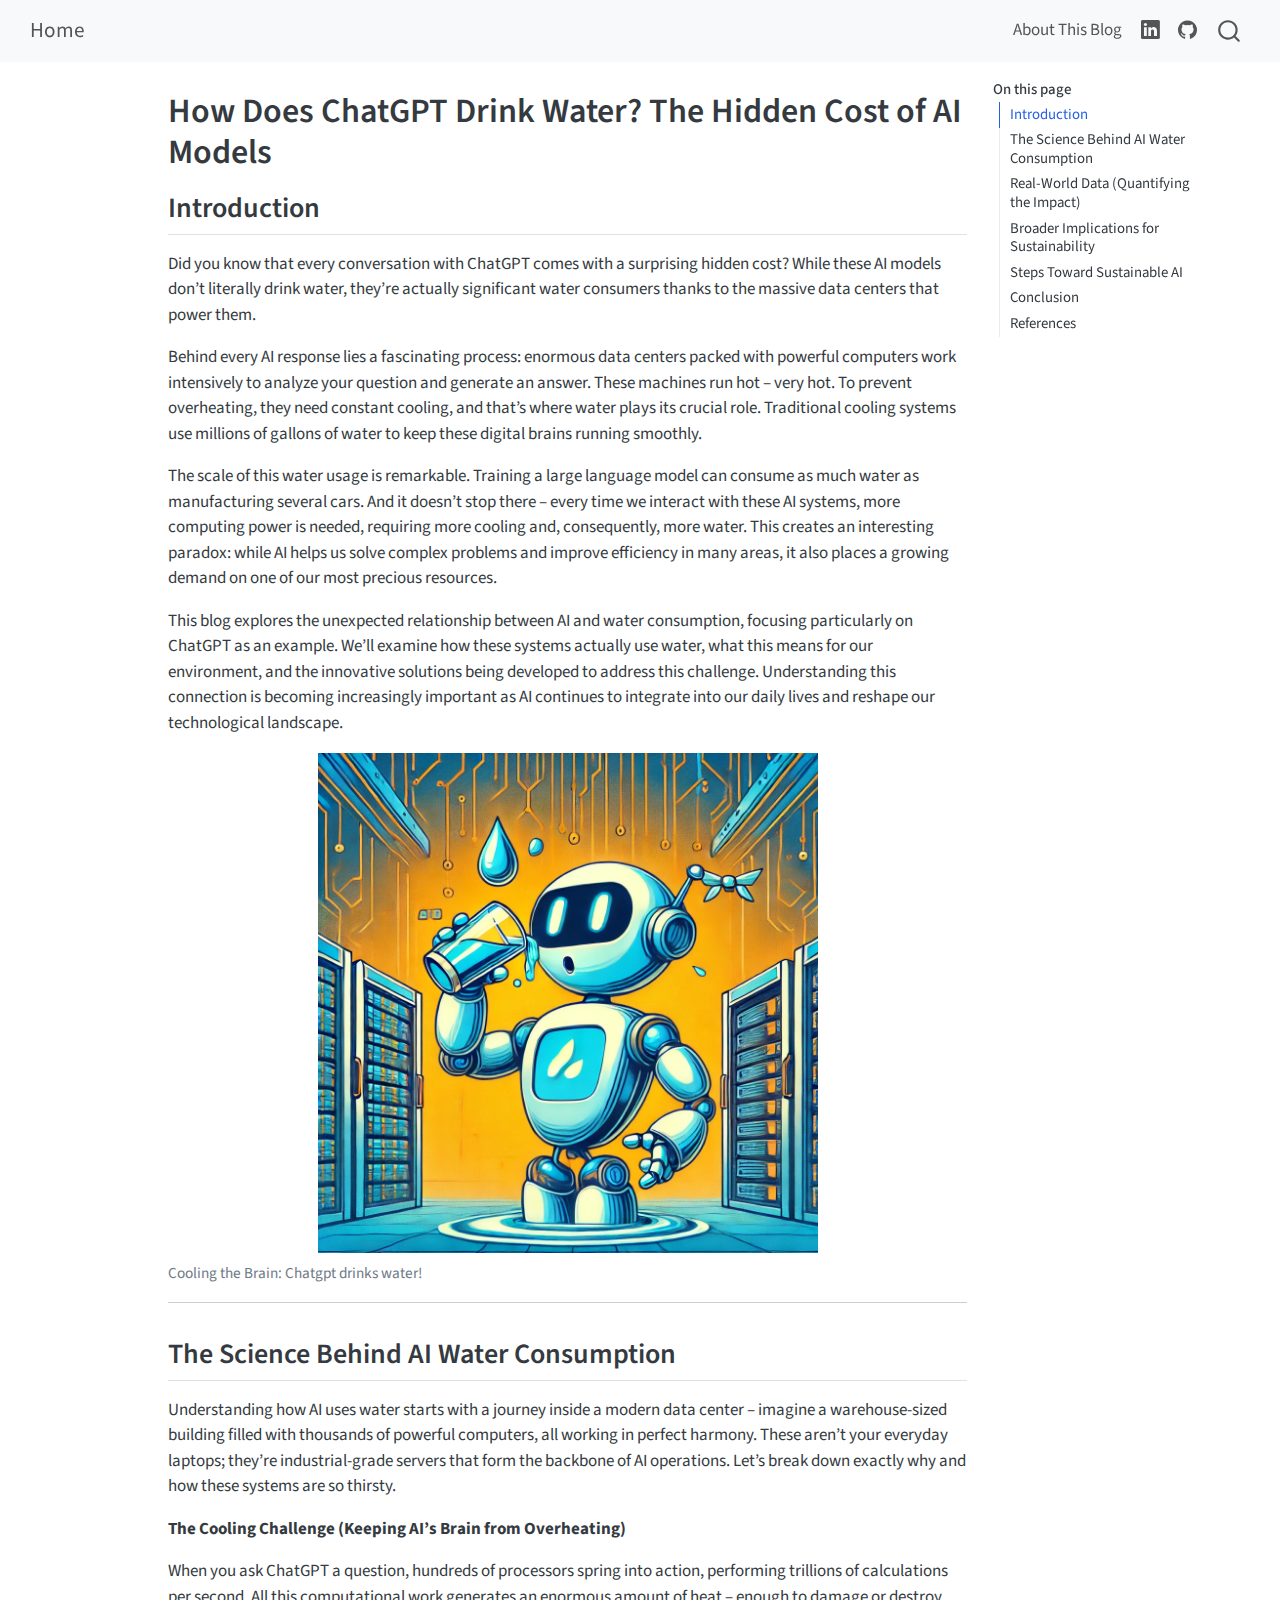
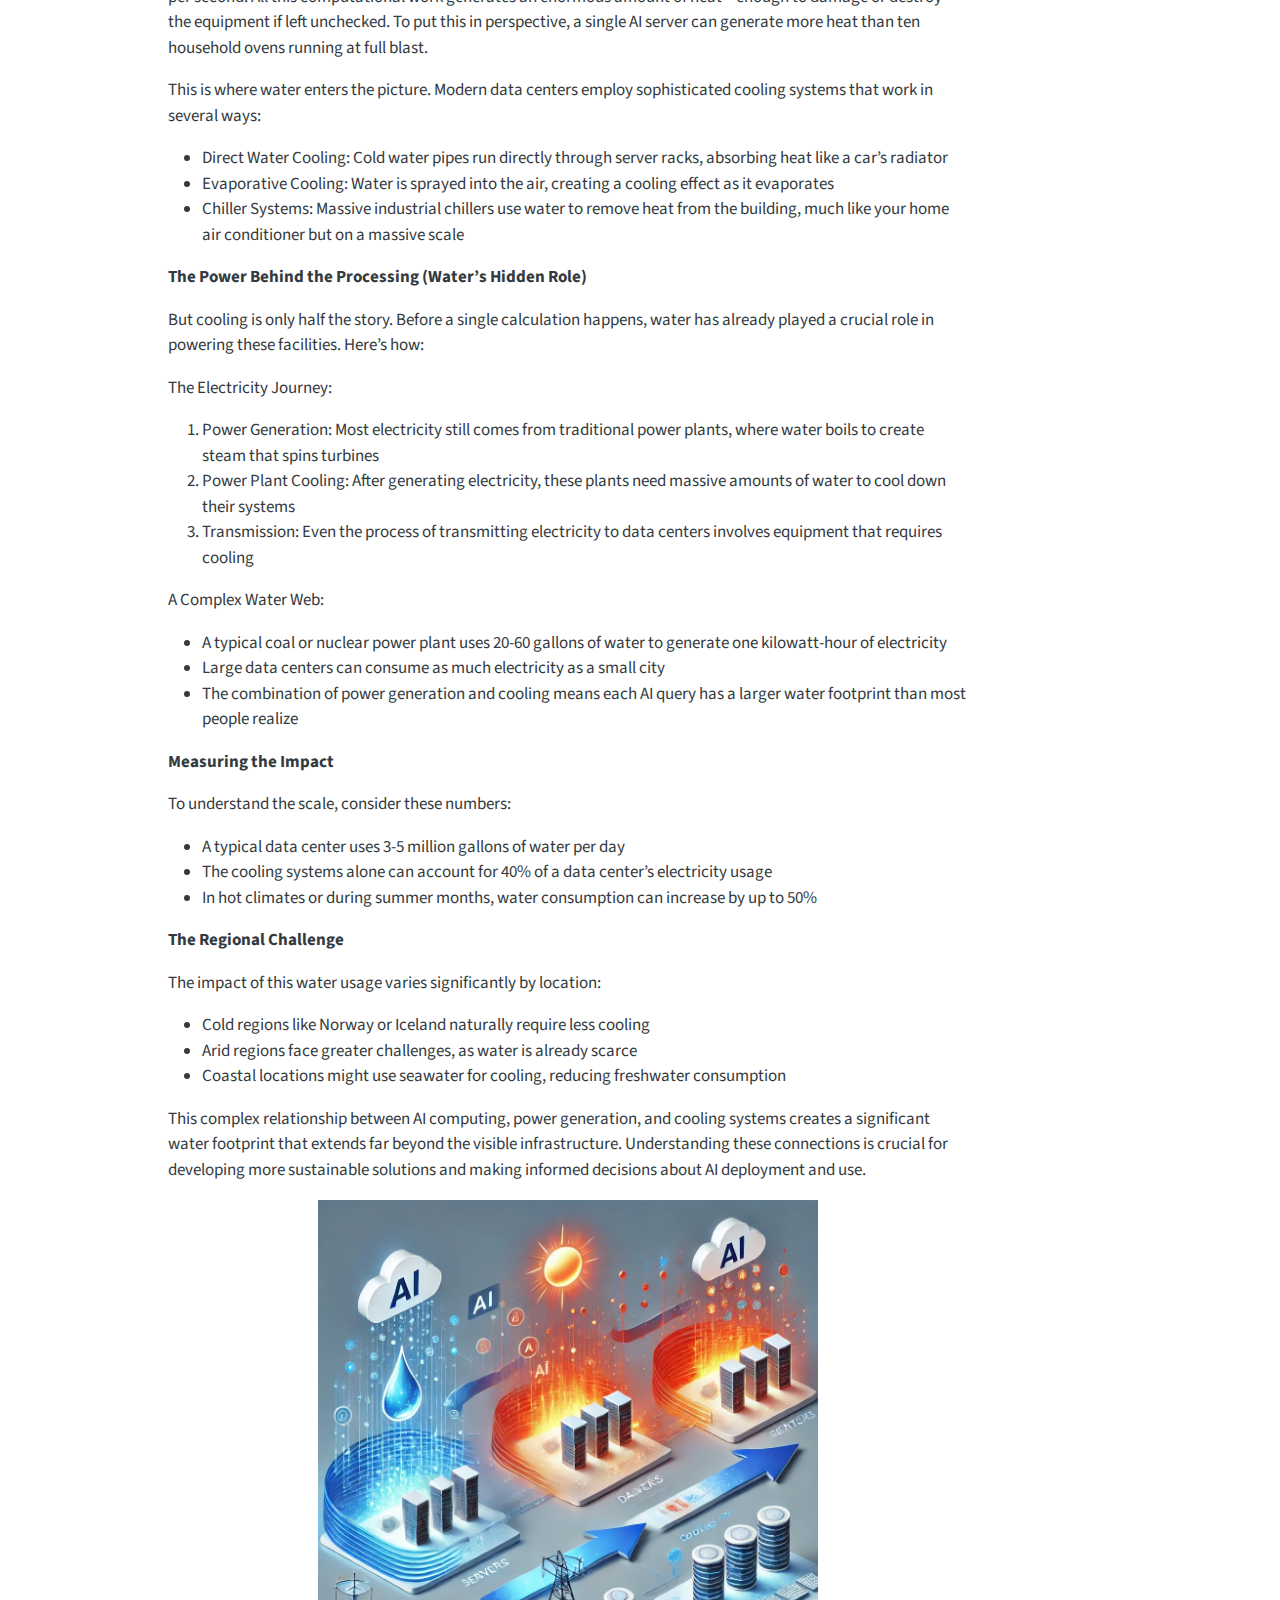
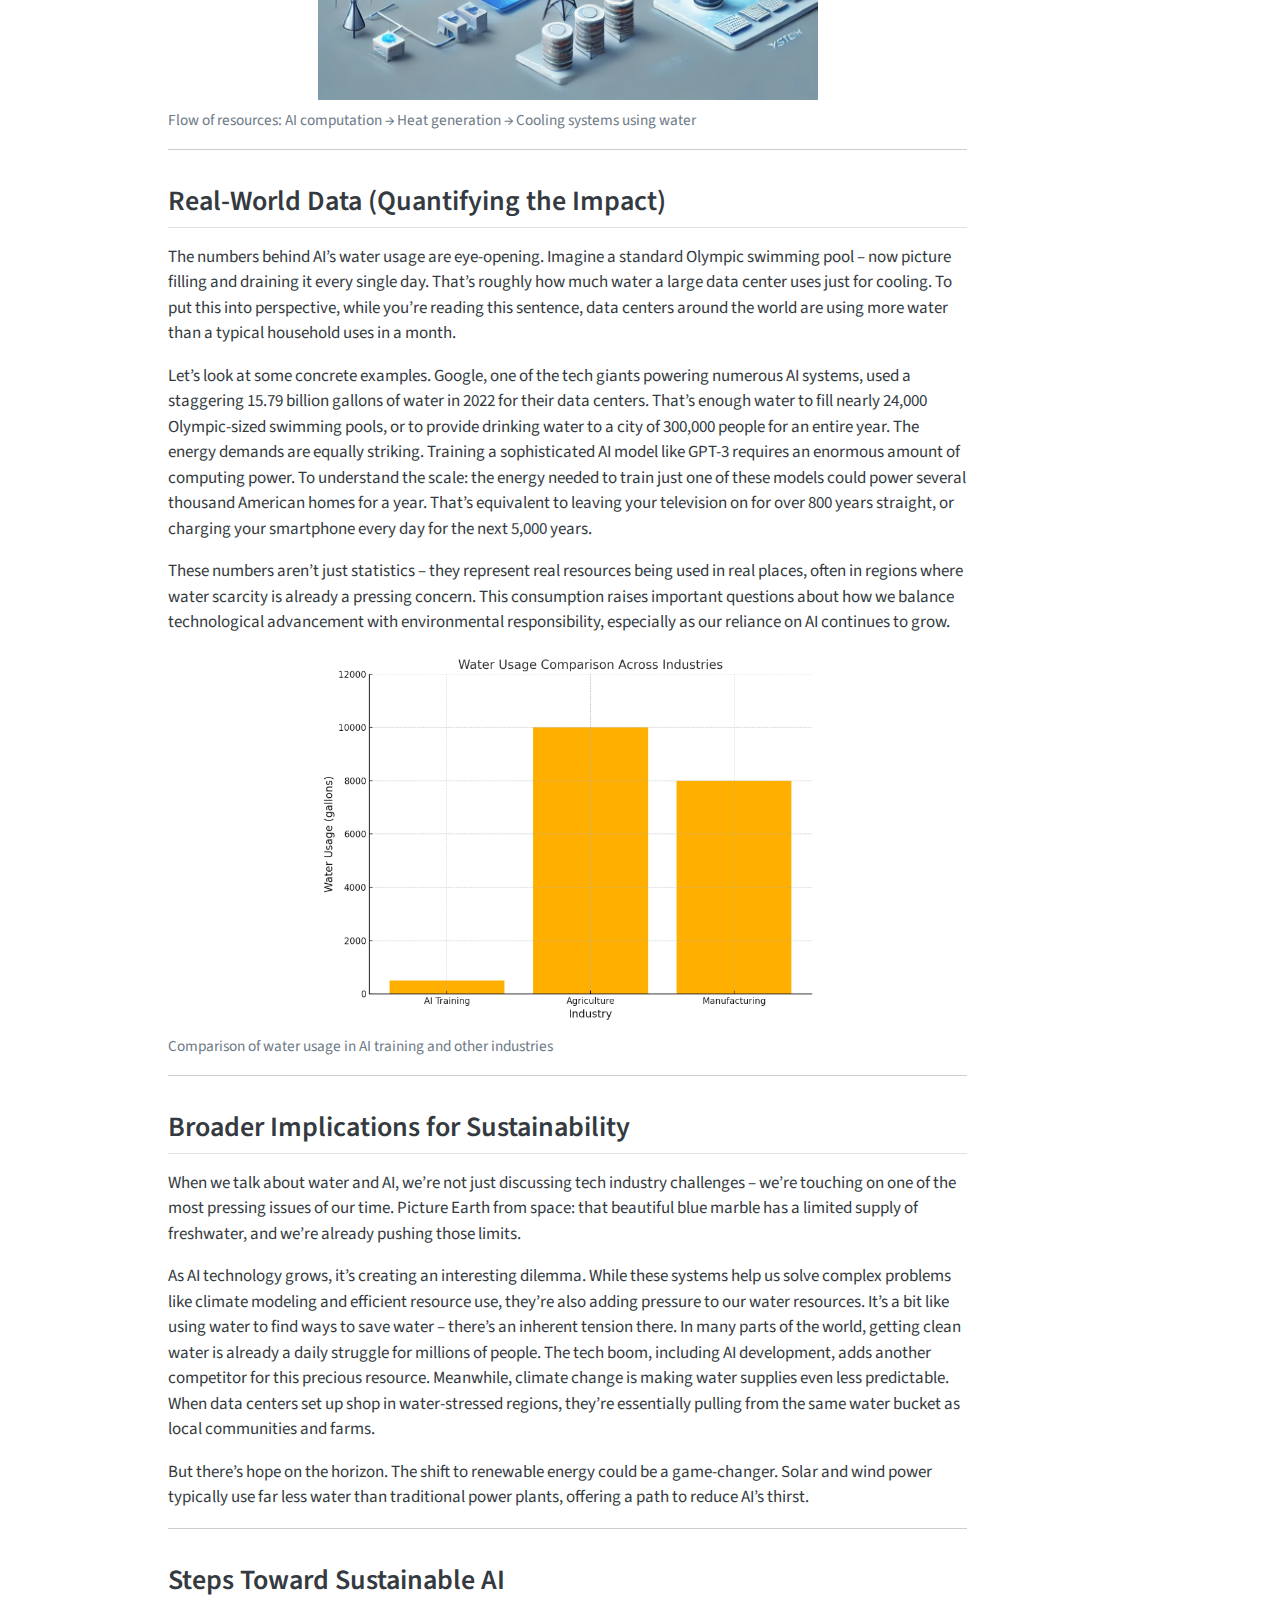
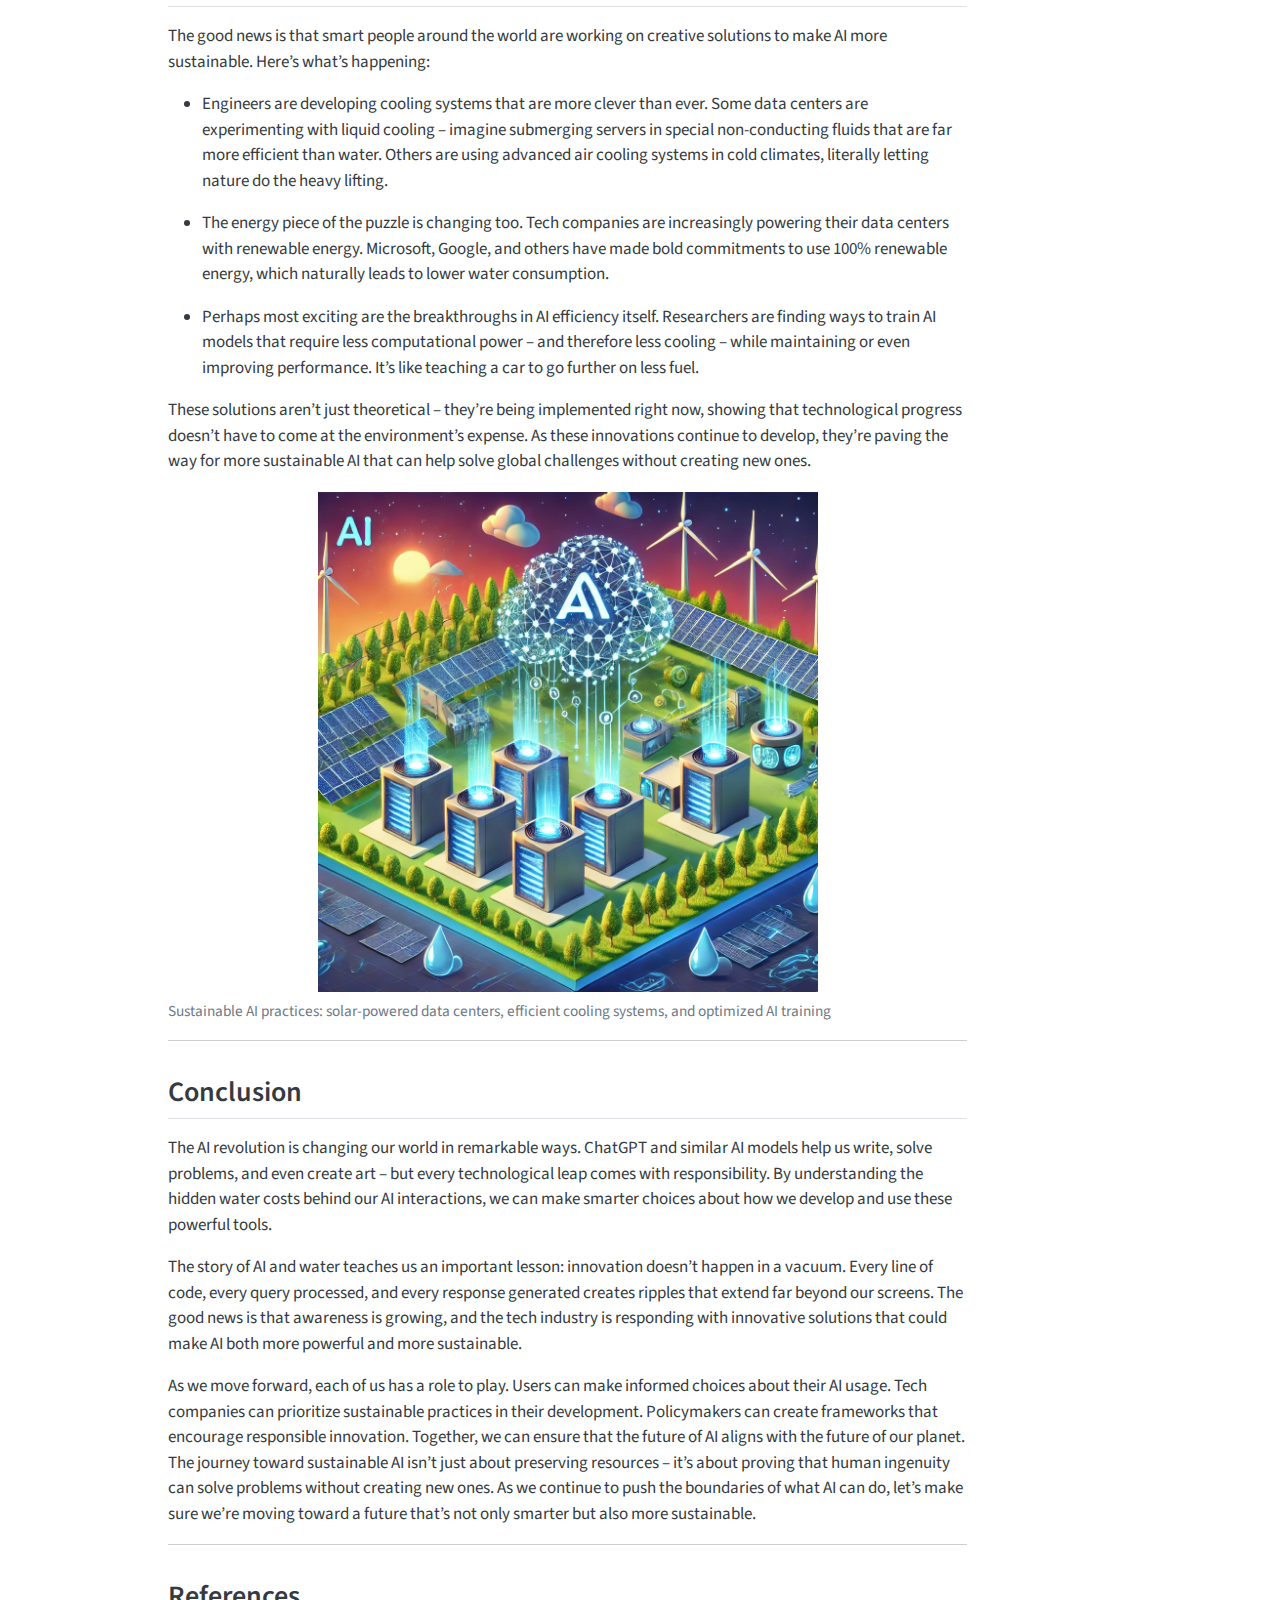
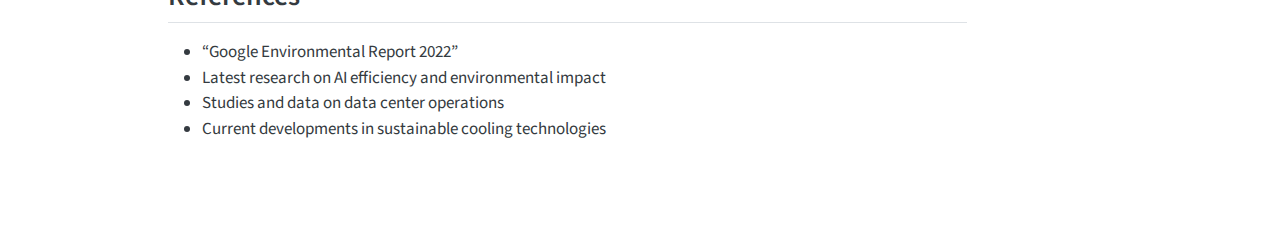
<file: docs/index.html>
<!DOCTYPE html>
<html xmlns="http://www.w3.org/1999/xhtml" lang="en" xml:lang="en"><head>

<meta charset="utf-8">
<meta name="generator" content="quarto-1.5.56">

<meta name="viewport" content="width=device-width, initial-scale=1.0, user-scalable=yes">


<title>How Does ChatGPT Drink Water? The Hidden Cost of AI Models – Home</title>
<style>
code{white-space: pre-wrap;}
span.smallcaps{font-variant: small-caps;}
div.columns{display: flex; gap: min(4vw, 1.5em);}
div.column{flex: auto; overflow-x: auto;}
div.hanging-indent{margin-left: 1.5em; text-indent: -1.5em;}
ul.task-list{list-style: none;}
ul.task-list li input[type="checkbox"] {
  width: 0.8em;
  margin: 0 0.8em 0.2em -1em; /* quarto-specific, see https://github.com/quarto-dev/quarto-cli/issues/4556 */ 
  vertical-align: middle;
}
</style>


<script src="site_libs/quarto-nav/quarto-nav.js"></script>
<script src="site_libs/quarto-nav/headroom.min.js"></script>
<script src="site_libs/clipboard/clipboard.min.js"></script>
<script src="site_libs/quarto-search/autocomplete.umd.js"></script>
<script src="site_libs/quarto-search/fuse.min.js"></script>
<script src="site_libs/quarto-search/quarto-search.js"></script>
<meta name="quarto:offset" content="./">
<script src="site_libs/quarto-html/quarto.js"></script>
<script src="site_libs/quarto-html/popper.min.js"></script>
<script src="site_libs/quarto-html/tippy.umd.min.js"></script>
<script src="site_libs/quarto-html/anchor.min.js"></script>
<link href="site_libs/quarto-html/tippy.css" rel="stylesheet">
<link href="site_libs/quarto-html/quarto-syntax-highlighting.css" rel="stylesheet" id="quarto-text-highlighting-styles">
<script src="site_libs/bootstrap/bootstrap.min.js"></script>
<link href="site_libs/bootstrap/bootstrap-icons.css" rel="stylesheet">
<link href="site_libs/bootstrap/bootstrap.min.css" rel="stylesheet" id="quarto-bootstrap" data-mode="light">
<script id="quarto-search-options" type="application/json">{
  "location": "navbar",
  "copy-button": false,
  "collapse-after": 3,
  "panel-placement": "end",
  "type": "overlay",
  "limit": 50,
  "keyboard-shortcut": [
    "f",
    "/",
    "s"
  ],
  "show-item-context": false,
  "language": {
    "search-no-results-text": "No results",
    "search-matching-documents-text": "matching documents",
    "search-copy-link-title": "Copy link to search",
    "search-hide-matches-text": "Hide additional matches",
    "search-more-match-text": "more match in this document",
    "search-more-matches-text": "more matches in this document",
    "search-clear-button-title": "Clear",
    "search-text-placeholder": "",
    "search-detached-cancel-button-title": "Cancel",
    "search-submit-button-title": "Submit",
    "search-label": "Search"
  }
}</script>


<link rel="stylesheet" href="styles.css">
</head>

<body class="nav-fixed">

<div id="quarto-search-results"></div>
  <header id="quarto-header" class="headroom fixed-top">
    <nav class="navbar navbar-expand-lg " data-bs-theme="dark">
      <div class="navbar-container container-fluid">
      <div class="navbar-brand-container mx-auto">
    <a class="navbar-brand" href="./index.html">
    <span class="navbar-title">Home</span>
    </a>
  </div>
            <div id="quarto-search" class="" title="Search"></div>
          <button class="navbar-toggler" type="button" data-bs-toggle="collapse" data-bs-target="#navbarCollapse" aria-controls="navbarCollapse" role="menu" aria-expanded="false" aria-label="Toggle navigation" onclick="if (window.quartoToggleHeadroom) { window.quartoToggleHeadroom(); }">
  <span class="navbar-toggler-icon"></span>
</button>
          <div class="collapse navbar-collapse" id="navbarCollapse">
            <ul class="navbar-nav navbar-nav-scroll ms-auto">
  <li class="nav-item">
    <a class="nav-link" href="./about.html"> 
<span class="menu-text">About This Blog</span></a>
  </li>  
  <li class="nav-item compact">
    <a class="nav-link" href="https://www.linkedin.com/in/elshaday-tamire-yoseph/"> <i class="bi bi-linkedin" role="img">
</i> 
<span class="menu-text"></span></a>
  </li>  
  <li class="nav-item compact">
    <a class="nav-link" href="https://github.com/Elshaday-Tamire"> <i class="bi bi-github" role="img">
</i> 
<span class="menu-text"></span></a>
  </li>  
</ul>
          </div> <!-- /navcollapse -->
            <div class="quarto-navbar-tools">
</div>
      </div> <!-- /container-fluid -->
    </nav>
</header>
<!-- content -->
<div id="quarto-content" class="quarto-container page-columns page-rows-contents page-layout-article page-navbar">
<!-- sidebar -->
<!-- margin-sidebar -->
    <div id="quarto-margin-sidebar" class="sidebar margin-sidebar">
        <nav id="TOC" role="doc-toc" class="toc-active">
    <h2 id="toc-title">On this page</h2>
   
  <ul>
  <li><a href="#introduction" id="toc-introduction" class="nav-link active" data-scroll-target="#introduction">Introduction</a></li>
  <li><a href="#the-science-behind-ai-water-consumption" id="toc-the-science-behind-ai-water-consumption" class="nav-link" data-scroll-target="#the-science-behind-ai-water-consumption">The Science Behind AI Water Consumption</a></li>
  <li><a href="#real-world-data-quantifying-the-impact" id="toc-real-world-data-quantifying-the-impact" class="nav-link" data-scroll-target="#real-world-data-quantifying-the-impact">Real-World Data (Quantifying the Impact)</a></li>
  <li><a href="#broader-implications-for-sustainability" id="toc-broader-implications-for-sustainability" class="nav-link" data-scroll-target="#broader-implications-for-sustainability">Broader Implications for Sustainability</a></li>
  <li><a href="#steps-toward-sustainable-ai" id="toc-steps-toward-sustainable-ai" class="nav-link" data-scroll-target="#steps-toward-sustainable-ai">Steps Toward Sustainable AI</a></li>
  <li><a href="#conclusion" id="toc-conclusion" class="nav-link" data-scroll-target="#conclusion">Conclusion</a></li>
  <li><a href="#references" id="toc-references" class="nav-link" data-scroll-target="#references">References</a></li>
  </ul>
</nav>
    </div>
<!-- main -->
<main class="content" id="quarto-document-content">

<header id="title-block-header" class="quarto-title-block default">
<div class="quarto-title">
<h1 class="title">How Does ChatGPT Drink Water? The Hidden Cost of AI Models</h1>
</div>



<div class="quarto-title-meta">

    
  
    
  </div>
  


</header>


<section id="introduction" class="level2">
<h2 class="anchored" data-anchor-id="introduction">Introduction</h2>
<p>Did you know that every conversation with ChatGPT comes with a surprising hidden cost? While these AI models don’t literally drink water, they’re actually significant water consumers thanks to the massive data centers that power them.</p>
<p>Behind every AI response lies a fascinating process: enormous data centers packed with powerful computers work intensively to analyze your question and generate an answer. These machines run hot – very hot. To prevent overheating, they need constant cooling, and that’s where water plays its crucial role. Traditional cooling systems use millions of gallons of water to keep these digital brains running smoothly.</p>
<p>The scale of this water usage is remarkable. Training a large language model can consume as much water as manufacturing several cars. And it doesn’t stop there – every time we interact with these AI systems, more computing power is needed, requiring more cooling and, consequently, more water. This creates an interesting paradox: while AI helps us solve complex problems and improve efficiency in many areas, it also places a growing demand on one of our most precious resources.</p>
<p>This blog explores the unexpected relationship between AI and water consumption, focusing particularly on ChatGPT as an example. We’ll examine how these systems actually use water, what this means for our environment, and the innovative solutions being developed to address this challenge. Understanding this connection is becoming increasingly important as AI continues to integrate into our daily lives and reshape our technological landscape.</p>
<div class="quarto-figure quarto-figure-center">
<figure class="figure">
<p><img src="images/image.png" class="img-fluid figure-img" width="500"></p>
<figcaption>Cooling the Brain: Chatgpt drinks water!</figcaption>
</figure>
</div>
<hr>
</section>
<section id="the-science-behind-ai-water-consumption" class="level2">
<h2 class="anchored" data-anchor-id="the-science-behind-ai-water-consumption">The Science Behind AI Water Consumption</h2>
<p>Understanding how AI uses water starts with a journey inside a modern data center – imagine a warehouse-sized building filled with thousands of powerful computers, all working in perfect harmony. These aren’t your everyday laptops; they’re industrial-grade servers that form the backbone of AI operations. Let’s break down exactly why and how these systems are so thirsty.</p>
<p><strong>The Cooling Challenge (Keeping AI’s Brain from Overheating)</strong></p>
<p>When you ask ChatGPT a question, hundreds of processors spring into action, performing trillions of calculations per second. All this computational work generates an enormous amount of heat – enough to damage or destroy the equipment if left unchecked. To put this in perspective, a single AI server can generate more heat than ten household ovens running at full blast.</p>
<p>This is where water enters the picture. Modern data centers employ sophisticated cooling systems that work in several ways:</p>
<ul>
<li>Direct Water Cooling: Cold water pipes run directly through server racks, absorbing heat like a car’s radiator</li>
<li>Evaporative Cooling: Water is sprayed into the air, creating a cooling effect as it evaporates</li>
<li>Chiller Systems: Massive industrial chillers use water to remove heat from the building, much like your home air conditioner but on a massive scale</li>
</ul>
<p><strong>The Power Behind the Processing (Water’s Hidden Role)</strong></p>
<p>But cooling is only half the story. Before a single calculation happens, water has already played a crucial role in powering these facilities. Here’s how:</p>
<p>The Electricity Journey:</p>
<ol type="1">
<li>Power Generation: Most electricity still comes from traditional power plants, where water boils to create steam that spins turbines</li>
<li>Power Plant Cooling: After generating electricity, these plants need massive amounts of water to cool down their systems</li>
<li>Transmission: Even the process of transmitting electricity to data centers involves equipment that requires cooling</li>
</ol>
<p>A Complex Water Web:</p>
<ul>
<li>A typical coal or nuclear power plant uses 20-60 gallons of water to generate one kilowatt-hour of electricity</li>
<li>Large data centers can consume as much electricity as a small city</li>
<li>The combination of power generation and cooling means each AI query has a larger water footprint than most people realize</li>
</ul>
<p><strong>Measuring the Impact</strong></p>
<p>To understand the scale, consider these numbers:</p>
<ul>
<li>A typical data center uses 3-5 million gallons of water per day</li>
<li>The cooling systems alone can account for 40% of a data center’s electricity usage</li>
<li>In hot climates or during summer months, water consumption can increase by up to 50%</li>
</ul>
<p><strong>The Regional Challenge</strong></p>
<p>The impact of this water usage varies significantly by location:</p>
<ul>
<li>Cold regions like Norway or Iceland naturally require less cooling</li>
<li>Arid regions face greater challenges, as water is already scarce</li>
<li>Coastal locations might use seawater for cooling, reducing freshwater consumption</li>
</ul>
<p>This complex relationship between AI computing, power generation, and cooling systems creates a significant water footprint that extends far beyond the visible infrastructure. Understanding these connections is crucial for developing more sustainable solutions and making informed decisions about AI deployment and use.</p>
<div class="quarto-figure quarto-figure-center">
<figure class="figure">
<p><img src="images/image1.png" class="img-fluid figure-img" width="500"></p>
<figcaption>Flow of resources: AI computation → Heat generation → Cooling systems using water</figcaption>
</figure>
</div>
<hr>
</section>
<section id="real-world-data-quantifying-the-impact" class="level2">
<h2 class="anchored" data-anchor-id="real-world-data-quantifying-the-impact">Real-World Data (Quantifying the Impact)</h2>
<p>The numbers behind AI’s water usage are eye-opening. Imagine a standard Olympic swimming pool – now picture filling and draining it every single day. That’s roughly how much water a large data center uses just for cooling. To put this into perspective, while you’re reading this sentence, data centers around the world are using more water than a typical household uses in a month.</p>
<p>Let’s look at some concrete examples. Google, one of the tech giants powering numerous AI systems, used a staggering 15.79 billion gallons of water in 2022 for their data centers. That’s enough water to fill nearly 24,000 Olympic-sized swimming pools, or to provide drinking water to a city of 300,000 people for an entire year. The energy demands are equally striking. Training a sophisticated AI model like GPT-3 requires an enormous amount of computing power. To understand the scale: the energy needed to train just one of these models could power several thousand American homes for a year. That’s equivalent to leaving your television on for over 800 years straight, or charging your smartphone every day for the next 5,000 years.</p>
<p>These numbers aren’t just statistics – they represent real resources being used in real places, often in regions where water scarcity is already a pressing concern. This consumption raises important questions about how we balance technological advancement with environmental responsibility, especially as our reliance on AI continues to grow.</p>
<div class="quarto-figure quarto-figure-center">
<figure class="figure">
<p><img src="images/image2.png" class="img-fluid figure-img" width="500"></p>
<figcaption>Comparison of water usage in AI training and other industries</figcaption>
</figure>
</div>
<hr>
</section>
<section id="broader-implications-for-sustainability" class="level2">
<h2 class="anchored" data-anchor-id="broader-implications-for-sustainability">Broader Implications for Sustainability</h2>
<p>When we talk about water and AI, we’re not just discussing tech industry challenges – we’re touching on one of the most pressing issues of our time. Picture Earth from space: that beautiful blue marble has a limited supply of freshwater, and we’re already pushing those limits.</p>
<p>As AI technology grows, it’s creating an interesting dilemma. While these systems help us solve complex problems like climate modeling and efficient resource use, they’re also adding pressure to our water resources. It’s a bit like using water to find ways to save water – there’s an inherent tension there. In many parts of the world, getting clean water is already a daily struggle for millions of people. The tech boom, including AI development, adds another competitor for this precious resource. Meanwhile, climate change is making water supplies even less predictable. When data centers set up shop in water-stressed regions, they’re essentially pulling from the same water bucket as local communities and farms.</p>
<p>But there’s hope on the horizon. The shift to renewable energy could be a game-changer. Solar and wind power typically use far less water than traditional power plants, offering a path to reduce AI’s thirst.</p>
<hr>
</section>
<section id="steps-toward-sustainable-ai" class="level2">
<h2 class="anchored" data-anchor-id="steps-toward-sustainable-ai">Steps Toward Sustainable AI</h2>
<p>The good news is that smart people around the world are working on creative solutions to make AI more sustainable. Here’s what’s happening:</p>
<ul>
<li><p>Engineers are developing cooling systems that are more clever than ever. Some data centers are experimenting with liquid cooling – imagine submerging servers in special non-conducting fluids that are far more efficient than water. Others are using advanced air cooling systems in cold climates, literally letting nature do the heavy lifting.</p></li>
<li><p>The energy piece of the puzzle is changing too. Tech companies are increasingly powering their data centers with renewable energy. Microsoft, Google, and others have made bold commitments to use 100% renewable energy, which naturally leads to lower water consumption.</p></li>
<li><p>Perhaps most exciting are the breakthroughs in AI efficiency itself. Researchers are finding ways to train AI models that require less computational power – and therefore less cooling – while maintaining or even improving performance. It’s like teaching a car to go further on less fuel.</p></li>
</ul>
<p>These solutions aren’t just theoretical – they’re being implemented right now, showing that technological progress doesn’t have to come at the environment’s expense. As these innovations continue to develop, they’re paving the way for more sustainable AI that can help solve global challenges without creating new ones.</p>
<div class="quarto-figure quarto-figure-center">
<figure class="figure">
<p><img src="images/image3.png" class="img-fluid figure-img" width="500"></p>
<figcaption>Sustainable AI practices: solar-powered data centers, efficient cooling systems, and optimized AI training</figcaption>
</figure>
</div>
<hr>
</section>
<section id="conclusion" class="level2">
<h2 class="anchored" data-anchor-id="conclusion">Conclusion</h2>
<p>The AI revolution is changing our world in remarkable ways. ChatGPT and similar AI models help us write, solve problems, and even create art – but every technological leap comes with responsibility. By understanding the hidden water costs behind our AI interactions, we can make smarter choices about how we develop and use these powerful tools.</p>
<p>The story of AI and water teaches us an important lesson: innovation doesn’t happen in a vacuum. Every line of code, every query processed, and every response generated creates ripples that extend far beyond our screens. The good news is that awareness is growing, and the tech industry is responding with innovative solutions that could make AI both more powerful and more sustainable.</p>
<p>As we move forward, each of us has a role to play. Users can make informed choices about their AI usage. Tech companies can prioritize sustainable practices in their development. Policymakers can create frameworks that encourage responsible innovation. Together, we can ensure that the future of AI aligns with the future of our planet. The journey toward sustainable AI isn’t just about preserving resources – it’s about proving that human ingenuity can solve problems without creating new ones. As we continue to push the boundaries of what AI can do, let’s make sure we’re moving toward a future that’s not only smarter but also more sustainable.</p>
<hr>
</section>
<section id="references" class="level2">
<h2 class="anchored" data-anchor-id="references">References</h2>
<ul>
<li>“Google Environmental Report 2022”<br>
</li>
<li>Latest research on AI efficiency and environmental impact</li>
<li>Studies and data on data center operations</li>
<li>Current developments in sustainable cooling technologies</li>
</ul>


</section>

</main> <!-- /main -->
<script id="quarto-html-after-body" type="application/javascript">
window.document.addEventListener("DOMContentLoaded", function (event) {
  const toggleBodyColorMode = (bsSheetEl) => {
    const mode = bsSheetEl.getAttribute("data-mode");
    const bodyEl = window.document.querySelector("body");
    if (mode === "dark") {
      bodyEl.classList.add("quarto-dark");
      bodyEl.classList.remove("quarto-light");
    } else {
      bodyEl.classList.add("quarto-light");
      bodyEl.classList.remove("quarto-dark");
    }
  }
  const toggleBodyColorPrimary = () => {
    const bsSheetEl = window.document.querySelector("link#quarto-bootstrap");
    if (bsSheetEl) {
      toggleBodyColorMode(bsSheetEl);
    }
  }
  toggleBodyColorPrimary();  
  const icon = "";
  const anchorJS = new window.AnchorJS();
  anchorJS.options = {
    placement: 'right',
    icon: icon
  };
  anchorJS.add('.anchored');
  const isCodeAnnotation = (el) => {
    for (const clz of el.classList) {
      if (clz.startsWith('code-annotation-')) {                     
        return true;
      }
    }
    return false;
  }
  const onCopySuccess = function(e) {
    // button target
    const button = e.trigger;
    // don't keep focus
    button.blur();
    // flash "checked"
    button.classList.add('code-copy-button-checked');
    var currentTitle = button.getAttribute("title");
    button.setAttribute("title", "Copied!");
    let tooltip;
    if (window.bootstrap) {
      button.setAttribute("data-bs-toggle", "tooltip");
      button.setAttribute("data-bs-placement", "left");
      button.setAttribute("data-bs-title", "Copied!");
      tooltip = new bootstrap.Tooltip(button, 
        { trigger: "manual", 
          customClass: "code-copy-button-tooltip",
          offset: [0, -8]});
      tooltip.show();    
    }
    setTimeout(function() {
      if (tooltip) {
        tooltip.hide();
        button.removeAttribute("data-bs-title");
        button.removeAttribute("data-bs-toggle");
        button.removeAttribute("data-bs-placement");
      }
      button.setAttribute("title", currentTitle);
      button.classList.remove('code-copy-button-checked');
    }, 1000);
    // clear code selection
    e.clearSelection();
  }
  const getTextToCopy = function(trigger) {
      const codeEl = trigger.previousElementSibling.cloneNode(true);
      for (const childEl of codeEl.children) {
        if (isCodeAnnotation(childEl)) {
          childEl.remove();
        }
      }
      return codeEl.innerText;
  }
  const clipboard = new window.ClipboardJS('.code-copy-button:not([data-in-quarto-modal])', {
    text: getTextToCopy
  });
  clipboard.on('success', onCopySuccess);
  if (window.document.getElementById('quarto-embedded-source-code-modal')) {
    // For code content inside modals, clipBoardJS needs to be initialized with a container option
    // TODO: Check when it could be a function (https://github.com/zenorocha/clipboard.js/issues/860)
    const clipboardModal = new window.ClipboardJS('.code-copy-button[data-in-quarto-modal]', {
      text: getTextToCopy,
      container: window.document.getElementById('quarto-embedded-source-code-modal')
    });
    clipboardModal.on('success', onCopySuccess);
  }
    var localhostRegex = new RegExp(/^(?:http|https):\/\/localhost\:?[0-9]*\//);
    var mailtoRegex = new RegExp(/^mailto:/);
      var filterRegex = new RegExp('/' + window.location.host + '/');
    var isInternal = (href) => {
        return filterRegex.test(href) || localhostRegex.test(href) || mailtoRegex.test(href);
    }
    // Inspect non-navigation links and adorn them if external
 	var links = window.document.querySelectorAll('a[href]:not(.nav-link):not(.navbar-brand):not(.toc-action):not(.sidebar-link):not(.sidebar-item-toggle):not(.pagination-link):not(.no-external):not([aria-hidden]):not(.dropdown-item):not(.quarto-navigation-tool):not(.about-link)');
    for (var i=0; i<links.length; i++) {
      const link = links[i];
      if (!isInternal(link.href)) {
        // undo the damage that might have been done by quarto-nav.js in the case of
        // links that we want to consider external
        if (link.dataset.originalHref !== undefined) {
          link.href = link.dataset.originalHref;
        }
      }
    }
  function tippyHover(el, contentFn, onTriggerFn, onUntriggerFn) {
    const config = {
      allowHTML: true,
      maxWidth: 500,
      delay: 100,
      arrow: false,
      appendTo: function(el) {
          return el.parentElement;
      },
      interactive: true,
      interactiveBorder: 10,
      theme: 'quarto',
      placement: 'bottom-start',
    };
    if (contentFn) {
      config.content = contentFn;
    }
    if (onTriggerFn) {
      config.onTrigger = onTriggerFn;
    }
    if (onUntriggerFn) {
      config.onUntrigger = onUntriggerFn;
    }
    window.tippy(el, config); 
  }
  const noterefs = window.document.querySelectorAll('a[role="doc-noteref"]');
  for (var i=0; i<noterefs.length; i++) {
    const ref = noterefs[i];
    tippyHover(ref, function() {
      // use id or data attribute instead here
      let href = ref.getAttribute('data-footnote-href') || ref.getAttribute('href');
      try { href = new URL(href).hash; } catch {}
      const id = href.replace(/^#\/?/, "");
      const note = window.document.getElementById(id);
      if (note) {
        return note.innerHTML;
      } else {
        return "";
      }
    });
  }
  const xrefs = window.document.querySelectorAll('a.quarto-xref');
  const processXRef = (id, note) => {
    // Strip column container classes
    const stripColumnClz = (el) => {
      el.classList.remove("page-full", "page-columns");
      if (el.children) {
        for (const child of el.children) {
          stripColumnClz(child);
        }
      }
    }
    stripColumnClz(note)
    if (id === null || id.startsWith('sec-')) {
      // Special case sections, only their first couple elements
      const container = document.createElement("div");
      if (note.children && note.children.length > 2) {
        container.appendChild(note.children[0].cloneNode(true));
        for (let i = 1; i < note.children.length; i++) {
          const child = note.children[i];
          if (child.tagName === "P" && child.innerText === "") {
            continue;
          } else {
            container.appendChild(child.cloneNode(true));
            break;
          }
        }
        if (window.Quarto?.typesetMath) {
          window.Quarto.typesetMath(container);
        }
        return container.innerHTML
      } else {
        if (window.Quarto?.typesetMath) {
          window.Quarto.typesetMath(note);
        }
        return note.innerHTML;
      }
    } else {
      // Remove any anchor links if they are present
      const anchorLink = note.querySelector('a.anchorjs-link');
      if (anchorLink) {
        anchorLink.remove();
      }
      if (window.Quarto?.typesetMath) {
        window.Quarto.typesetMath(note);
      }
      // TODO in 1.5, we should make sure this works without a callout special case
      if (note.classList.contains("callout")) {
        return note.outerHTML;
      } else {
        return note.innerHTML;
      }
    }
  }
  for (var i=0; i<xrefs.length; i++) {
    const xref = xrefs[i];
    tippyHover(xref, undefined, function(instance) {
      instance.disable();
      let url = xref.getAttribute('href');
      let hash = undefined; 
      if (url.startsWith('#')) {
        hash = url;
      } else {
        try { hash = new URL(url).hash; } catch {}
      }
      if (hash) {
        const id = hash.replace(/^#\/?/, "");
        const note = window.document.getElementById(id);
        if (note !== null) {
          try {
            const html = processXRef(id, note.cloneNode(true));
            instance.setContent(html);
          } finally {
            instance.enable();
            instance.show();
          }
        } else {
          // See if we can fetch this
          fetch(url.split('#')[0])
          .then(res => res.text())
          .then(html => {
            const parser = new DOMParser();
            const htmlDoc = parser.parseFromString(html, "text/html");
            const note = htmlDoc.getElementById(id);
            if (note !== null) {
              const html = processXRef(id, note);
              instance.setContent(html);
            } 
          }).finally(() => {
            instance.enable();
            instance.show();
          });
        }
      } else {
        // See if we can fetch a full url (with no hash to target)
        // This is a special case and we should probably do some content thinning / targeting
        fetch(url)
        .then(res => res.text())
        .then(html => {
          const parser = new DOMParser();
          const htmlDoc = parser.parseFromString(html, "text/html");
          const note = htmlDoc.querySelector('main.content');
          if (note !== null) {
            // This should only happen for chapter cross references
            // (since there is no id in the URL)
            // remove the first header
            if (note.children.length > 0 && note.children[0].tagName === "HEADER") {
              note.children[0].remove();
            }
            const html = processXRef(null, note);
            instance.setContent(html);
          } 
        }).finally(() => {
          instance.enable();
          instance.show();
        });
      }
    }, function(instance) {
    });
  }
      let selectedAnnoteEl;
      const selectorForAnnotation = ( cell, annotation) => {
        let cellAttr = 'data-code-cell="' + cell + '"';
        let lineAttr = 'data-code-annotation="' +  annotation + '"';
        const selector = 'span[' + cellAttr + '][' + lineAttr + ']';
        return selector;
      }
      const selectCodeLines = (annoteEl) => {
        const doc = window.document;
        const targetCell = annoteEl.getAttribute("data-target-cell");
        const targetAnnotation = annoteEl.getAttribute("data-target-annotation");
        const annoteSpan = window.document.querySelector(selectorForAnnotation(targetCell, targetAnnotation));
        const lines = annoteSpan.getAttribute("data-code-lines").split(",");
        const lineIds = lines.map((line) => {
          return targetCell + "-" + line;
        })
        let top = null;
        let height = null;
        let parent = null;
        if (lineIds.length > 0) {
            //compute the position of the single el (top and bottom and make a div)
            const el = window.document.getElementById(lineIds[0]);
            top = el.offsetTop;
            height = el.offsetHeight;
            parent = el.parentElement.parentElement;
          if (lineIds.length > 1) {
            const lastEl = window.document.getElementById(lineIds[lineIds.length - 1]);
            const bottom = lastEl.offsetTop + lastEl.offsetHeight;
            height = bottom - top;
          }
          if (top !== null && height !== null && parent !== null) {
            // cook up a div (if necessary) and position it 
            let div = window.document.getElementById("code-annotation-line-highlight");
            if (div === null) {
              div = window.document.createElement("div");
              div.setAttribute("id", "code-annotation-line-highlight");
              div.style.position = 'absolute';
              parent.appendChild(div);
            }
            div.style.top = top - 2 + "px";
            div.style.height = height + 4 + "px";
            div.style.left = 0;
            let gutterDiv = window.document.getElementById("code-annotation-line-highlight-gutter");
            if (gutterDiv === null) {
              gutterDiv = window.document.createElement("div");
              gutterDiv.setAttribute("id", "code-annotation-line-highlight-gutter");
              gutterDiv.style.position = 'absolute';
              const codeCell = window.document.getElementById(targetCell);
              const gutter = codeCell.querySelector('.code-annotation-gutter');
              gutter.appendChild(gutterDiv);
            }
            gutterDiv.style.top = top - 2 + "px";
            gutterDiv.style.height = height + 4 + "px";
          }
          selectedAnnoteEl = annoteEl;
        }
      };
      const unselectCodeLines = () => {
        const elementsIds = ["code-annotation-line-highlight", "code-annotation-line-highlight-gutter"];
        elementsIds.forEach((elId) => {
          const div = window.document.getElementById(elId);
          if (div) {
            div.remove();
          }
        });
        selectedAnnoteEl = undefined;
      };
        // Handle positioning of the toggle
    window.addEventListener(
      "resize",
      throttle(() => {
        elRect = undefined;
        if (selectedAnnoteEl) {
          selectCodeLines(selectedAnnoteEl);
        }
      }, 10)
    );
    function throttle(fn, ms) {
    let throttle = false;
    let timer;
      return (...args) => {
        if(!throttle) { // first call gets through
            fn.apply(this, args);
            throttle = true;
        } else { // all the others get throttled
            if(timer) clearTimeout(timer); // cancel #2
            timer = setTimeout(() => {
              fn.apply(this, args);
              timer = throttle = false;
            }, ms);
        }
      };
    }
      // Attach click handler to the DT
      const annoteDls = window.document.querySelectorAll('dt[data-target-cell]');
      for (const annoteDlNode of annoteDls) {
        annoteDlNode.addEventListener('click', (event) => {
          const clickedEl = event.target;
          if (clickedEl !== selectedAnnoteEl) {
            unselectCodeLines();
            const activeEl = window.document.querySelector('dt[data-target-cell].code-annotation-active');
            if (activeEl) {
              activeEl.classList.remove('code-annotation-active');
            }
            selectCodeLines(clickedEl);
            clickedEl.classList.add('code-annotation-active');
          } else {
            // Unselect the line
            unselectCodeLines();
            clickedEl.classList.remove('code-annotation-active');
          }
        });
      }
  const findCites = (el) => {
    const parentEl = el.parentElement;
    if (parentEl) {
      const cites = parentEl.dataset.cites;
      if (cites) {
        return {
          el,
          cites: cites.split(' ')
        };
      } else {
        return findCites(el.parentElement)
      }
    } else {
      return undefined;
    }
  };
  var bibliorefs = window.document.querySelectorAll('a[role="doc-biblioref"]');
  for (var i=0; i<bibliorefs.length; i++) {
    const ref = bibliorefs[i];
    const citeInfo = findCites(ref);
    if (citeInfo) {
      tippyHover(citeInfo.el, function() {
        var popup = window.document.createElement('div');
        citeInfo.cites.forEach(function(cite) {
          var citeDiv = window.document.createElement('div');
          citeDiv.classList.add('hanging-indent');
          citeDiv.classList.add('csl-entry');
          var biblioDiv = window.document.getElementById('ref-' + cite);
          if (biblioDiv) {
            citeDiv.innerHTML = biblioDiv.innerHTML;
          }
          popup.appendChild(citeDiv);
        });
        return popup.innerHTML;
      });
    }
  }
});
</script>
</div> <!-- /content -->




</body></html>
</file>
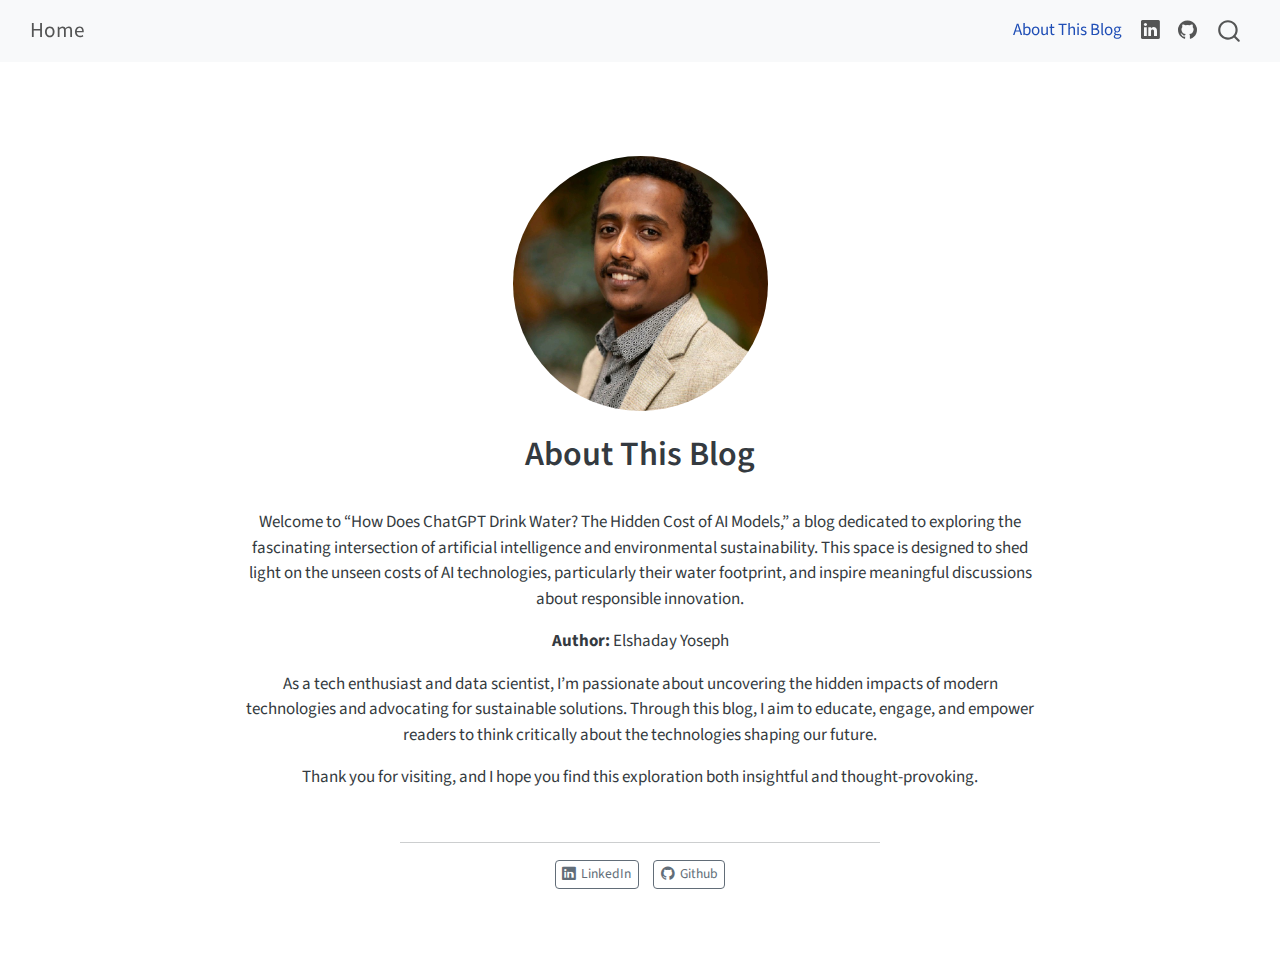
<file: docs/about.html>
<!DOCTYPE html>
<html xmlns="http://www.w3.org/1999/xhtml" lang="en" xml:lang="en"><head>

<meta charset="utf-8">
<meta name="generator" content="quarto-1.5.56">

<meta name="viewport" content="width=device-width, initial-scale=1.0, user-scalable=yes">


<title>About This Blog – Home</title>
<style>
code{white-space: pre-wrap;}
span.smallcaps{font-variant: small-caps;}
div.columns{display: flex; gap: min(4vw, 1.5em);}
div.column{flex: auto; overflow-x: auto;}
div.hanging-indent{margin-left: 1.5em; text-indent: -1.5em;}
ul.task-list{list-style: none;}
ul.task-list li input[type="checkbox"] {
  width: 0.8em;
  margin: 0 0.8em 0.2em -1em; /* quarto-specific, see https://github.com/quarto-dev/quarto-cli/issues/4556 */ 
  vertical-align: middle;
}
</style>


<script src="site_libs/quarto-nav/quarto-nav.js"></script>
<script src="site_libs/quarto-nav/headroom.min.js"></script>
<script src="site_libs/clipboard/clipboard.min.js"></script>
<script src="site_libs/quarto-search/autocomplete.umd.js"></script>
<script src="site_libs/quarto-search/fuse.min.js"></script>
<script src="site_libs/quarto-search/quarto-search.js"></script>
<meta name="quarto:offset" content="./">
<script src="site_libs/quarto-html/quarto.js"></script>
<script src="site_libs/quarto-html/popper.min.js"></script>
<script src="site_libs/quarto-html/tippy.umd.min.js"></script>
<link href="site_libs/quarto-html/tippy.css" rel="stylesheet">
<link href="site_libs/quarto-html/quarto-syntax-highlighting.css" rel="stylesheet" id="quarto-text-highlighting-styles">
<script src="site_libs/bootstrap/bootstrap.min.js"></script>
<link href="site_libs/bootstrap/bootstrap-icons.css" rel="stylesheet">
<link href="site_libs/bootstrap/bootstrap.min.css" rel="stylesheet" id="quarto-bootstrap" data-mode="light">
<script id="quarto-search-options" type="application/json">{
  "location": "navbar",
  "copy-button": false,
  "collapse-after": 3,
  "panel-placement": "end",
  "type": "overlay",
  "limit": 50,
  "keyboard-shortcut": [
    "f",
    "/",
    "s"
  ],
  "show-item-context": false,
  "language": {
    "search-no-results-text": "No results",
    "search-matching-documents-text": "matching documents",
    "search-copy-link-title": "Copy link to search",
    "search-hide-matches-text": "Hide additional matches",
    "search-more-match-text": "more match in this document",
    "search-more-matches-text": "more matches in this document",
    "search-clear-button-title": "Clear",
    "search-text-placeholder": "",
    "search-detached-cancel-button-title": "Cancel",
    "search-submit-button-title": "Submit",
    "search-label": "Search"
  }
}</script>


<link rel="stylesheet" href="styles.css">
</head>

<body class="nav-fixed fullcontent">

<div id="quarto-search-results"></div>
  <header id="quarto-header" class="headroom fixed-top">
    <nav class="navbar navbar-expand-lg " data-bs-theme="dark">
      <div class="navbar-container container-fluid">
      <div class="navbar-brand-container mx-auto">
    <a class="navbar-brand" href="./index.html">
    <span class="navbar-title">Home</span>
    </a>
  </div>
            <div id="quarto-search" class="" title="Search"></div>
          <button class="navbar-toggler" type="button" data-bs-toggle="collapse" data-bs-target="#navbarCollapse" aria-controls="navbarCollapse" role="menu" aria-expanded="false" aria-label="Toggle navigation" onclick="if (window.quartoToggleHeadroom) { window.quartoToggleHeadroom(); }">
  <span class="navbar-toggler-icon"></span>
</button>
          <div class="collapse navbar-collapse" id="navbarCollapse">
            <ul class="navbar-nav navbar-nav-scroll ms-auto">
  <li class="nav-item">
    <a class="nav-link active" href="./about.html" aria-current="page"> 
<span class="menu-text">About This Blog</span></a>
  </li>  
  <li class="nav-item compact">
    <a class="nav-link" href="https://www.linkedin.com/in/elshaday-tamire-yoseph/"> <i class="bi bi-linkedin" role="img">
</i> 
<span class="menu-text"></span></a>
  </li>  
  <li class="nav-item compact">
    <a class="nav-link" href="https://github.com/Elshaday-Tamire"> <i class="bi bi-github" role="img">
</i> 
<span class="menu-text"></span></a>
  </li>  
</ul>
          </div> <!-- /navcollapse -->
            <div class="quarto-navbar-tools">
</div>
      </div> <!-- /container-fluid -->
    </nav>
</header>
<!-- content -->
<div id="quarto-content" class="quarto-container page-columns page-rows-contents page-layout-article page-navbar">
<!-- sidebar -->
<!-- margin-sidebar -->
    
<!-- main -->
<div class="quarto-about-jolla">
  <img src="images/profile.jpg" class="about-image
  round " style="height: 15em; width: 15em;">
 <header id="title-block-header" class="quarto-title-block default">
<div class="quarto-title">
<h1 class="title">About This Blog</h1>
</div>
<div class="quarto-title-meta">
  </div>
</header><main class="content" id="quarto-document-content">
<p>Welcome to “How Does ChatGPT Drink Water? The Hidden Cost of AI Models,” a blog dedicated to exploring the fascinating intersection of artificial intelligence and environmental sustainability. This space is designed to shed light on the unseen costs of AI technologies, particularly their water footprint, and inspire meaningful discussions about responsible innovation.</p>
<p><strong>Author:</strong> Elshaday Yoseph</p>
<p>As a tech enthusiast and data scientist, I’m passionate about uncovering the hidden impacts of modern technologies and advocating for sustainable solutions. Through this blog, I aim to educate, engage, and empower readers to think critically about the technologies shaping our future.</p>
<p>Thank you for visiting, and I hope you find this exploration both insightful and thought-provoking.</p>


</main> 
  <hr class="about-sep">
   <div class="about-links">
  <a href="https://www.linkedin.com/in/elshaday-tamire-yoseph/" class="about-link" rel="" target="">
    <i class="bi bi-linkedin"></i>
     <span class="about-link-text">LinkedIn</span>
  </a>
  <a href="https://github.com/Elshaday-Tamire" class="about-link" rel="" target="">
    <i class="bi bi-github"></i>
     <span class="about-link-text">Github</span>
  </a>
</div>
</div>
 <!-- /main -->
<script id="quarto-html-after-body" type="application/javascript">
window.document.addEventListener("DOMContentLoaded", function (event) {
  const toggleBodyColorMode = (bsSheetEl) => {
    const mode = bsSheetEl.getAttribute("data-mode");
    const bodyEl = window.document.querySelector("body");
    if (mode === "dark") {
      bodyEl.classList.add("quarto-dark");
      bodyEl.classList.remove("quarto-light");
    } else {
      bodyEl.classList.add("quarto-light");
      bodyEl.classList.remove("quarto-dark");
    }
  }
  const toggleBodyColorPrimary = () => {
    const bsSheetEl = window.document.querySelector("link#quarto-bootstrap");
    if (bsSheetEl) {
      toggleBodyColorMode(bsSheetEl);
    }
  }
  toggleBodyColorPrimary();  
  const isCodeAnnotation = (el) => {
    for (const clz of el.classList) {
      if (clz.startsWith('code-annotation-')) {                     
        return true;
      }
    }
    return false;
  }
  const onCopySuccess = function(e) {
    // button target
    const button = e.trigger;
    // don't keep focus
    button.blur();
    // flash "checked"
    button.classList.add('code-copy-button-checked');
    var currentTitle = button.getAttribute("title");
    button.setAttribute("title", "Copied!");
    let tooltip;
    if (window.bootstrap) {
      button.setAttribute("data-bs-toggle", "tooltip");
      button.setAttribute("data-bs-placement", "left");
      button.setAttribute("data-bs-title", "Copied!");
      tooltip = new bootstrap.Tooltip(button, 
        { trigger: "manual", 
          customClass: "code-copy-button-tooltip",
          offset: [0, -8]});
      tooltip.show();    
    }
    setTimeout(function() {
      if (tooltip) {
        tooltip.hide();
        button.removeAttribute("data-bs-title");
        button.removeAttribute("data-bs-toggle");
        button.removeAttribute("data-bs-placement");
      }
      button.setAttribute("title", currentTitle);
      button.classList.remove('code-copy-button-checked');
    }, 1000);
    // clear code selection
    e.clearSelection();
  }
  const getTextToCopy = function(trigger) {
      const codeEl = trigger.previousElementSibling.cloneNode(true);
      for (const childEl of codeEl.children) {
        if (isCodeAnnotation(childEl)) {
          childEl.remove();
        }
      }
      return codeEl.innerText;
  }
  const clipboard = new window.ClipboardJS('.code-copy-button:not([data-in-quarto-modal])', {
    text: getTextToCopy
  });
  clipboard.on('success', onCopySuccess);
  if (window.document.getElementById('quarto-embedded-source-code-modal')) {
    // For code content inside modals, clipBoardJS needs to be initialized with a container option
    // TODO: Check when it could be a function (https://github.com/zenorocha/clipboard.js/issues/860)
    const clipboardModal = new window.ClipboardJS('.code-copy-button[data-in-quarto-modal]', {
      text: getTextToCopy,
      container: window.document.getElementById('quarto-embedded-source-code-modal')
    });
    clipboardModal.on('success', onCopySuccess);
  }
    var localhostRegex = new RegExp(/^(?:http|https):\/\/localhost\:?[0-9]*\//);
    var mailtoRegex = new RegExp(/^mailto:/);
      var filterRegex = new RegExp('/' + window.location.host + '/');
    var isInternal = (href) => {
        return filterRegex.test(href) || localhostRegex.test(href) || mailtoRegex.test(href);
    }
    // Inspect non-navigation links and adorn them if external
 	var links = window.document.querySelectorAll('a[href]:not(.nav-link):not(.navbar-brand):not(.toc-action):not(.sidebar-link):not(.sidebar-item-toggle):not(.pagination-link):not(.no-external):not([aria-hidden]):not(.dropdown-item):not(.quarto-navigation-tool):not(.about-link)');
    for (var i=0; i<links.length; i++) {
      const link = links[i];
      if (!isInternal(link.href)) {
        // undo the damage that might have been done by quarto-nav.js in the case of
        // links that we want to consider external
        if (link.dataset.originalHref !== undefined) {
          link.href = link.dataset.originalHref;
        }
      }
    }
  function tippyHover(el, contentFn, onTriggerFn, onUntriggerFn) {
    const config = {
      allowHTML: true,
      maxWidth: 500,
      delay: 100,
      arrow: false,
      appendTo: function(el) {
          return el.parentElement;
      },
      interactive: true,
      interactiveBorder: 10,
      theme: 'quarto',
      placement: 'bottom-start',
    };
    if (contentFn) {
      config.content = contentFn;
    }
    if (onTriggerFn) {
      config.onTrigger = onTriggerFn;
    }
    if (onUntriggerFn) {
      config.onUntrigger = onUntriggerFn;
    }
    window.tippy(el, config); 
  }
  const noterefs = window.document.querySelectorAll('a[role="doc-noteref"]');
  for (var i=0; i<noterefs.length; i++) {
    const ref = noterefs[i];
    tippyHover(ref, function() {
      // use id or data attribute instead here
      let href = ref.getAttribute('data-footnote-href') || ref.getAttribute('href');
      try { href = new URL(href).hash; } catch {}
      const id = href.replace(/^#\/?/, "");
      const note = window.document.getElementById(id);
      if (note) {
        return note.innerHTML;
      } else {
        return "";
      }
    });
  }
  const xrefs = window.document.querySelectorAll('a.quarto-xref');
  const processXRef = (id, note) => {
    // Strip column container classes
    const stripColumnClz = (el) => {
      el.classList.remove("page-full", "page-columns");
      if (el.children) {
        for (const child of el.children) {
          stripColumnClz(child);
        }
      }
    }
    stripColumnClz(note)
    if (id === null || id.startsWith('sec-')) {
      // Special case sections, only their first couple elements
      const container = document.createElement("div");
      if (note.children && note.children.length > 2) {
        container.appendChild(note.children[0].cloneNode(true));
        for (let i = 1; i < note.children.length; i++) {
          const child = note.children[i];
          if (child.tagName === "P" && child.innerText === "") {
            continue;
          } else {
            container.appendChild(child.cloneNode(true));
            break;
          }
        }
        if (window.Quarto?.typesetMath) {
          window.Quarto.typesetMath(container);
        }
        return container.innerHTML
      } else {
        if (window.Quarto?.typesetMath) {
          window.Quarto.typesetMath(note);
        }
        return note.innerHTML;
      }
    } else {
      // Remove any anchor links if they are present
      const anchorLink = note.querySelector('a.anchorjs-link');
      if (anchorLink) {
        anchorLink.remove();
      }
      if (window.Quarto?.typesetMath) {
        window.Quarto.typesetMath(note);
      }
      // TODO in 1.5, we should make sure this works without a callout special case
      if (note.classList.contains("callout")) {
        return note.outerHTML;
      } else {
        return note.innerHTML;
      }
    }
  }
  for (var i=0; i<xrefs.length; i++) {
    const xref = xrefs[i];
    tippyHover(xref, undefined, function(instance) {
      instance.disable();
      let url = xref.getAttribute('href');
      let hash = undefined; 
      if (url.startsWith('#')) {
        hash = url;
      } else {
        try { hash = new URL(url).hash; } catch {}
      }
      if (hash) {
        const id = hash.replace(/^#\/?/, "");
        const note = window.document.getElementById(id);
        if (note !== null) {
          try {
            const html = processXRef(id, note.cloneNode(true));
            instance.setContent(html);
          } finally {
            instance.enable();
            instance.show();
          }
        } else {
          // See if we can fetch this
          fetch(url.split('#')[0])
          .then(res => res.text())
          .then(html => {
            const parser = new DOMParser();
            const htmlDoc = parser.parseFromString(html, "text/html");
            const note = htmlDoc.getElementById(id);
            if (note !== null) {
              const html = processXRef(id, note);
              instance.setContent(html);
            } 
          }).finally(() => {
            instance.enable();
            instance.show();
          });
        }
      } else {
        // See if we can fetch a full url (with no hash to target)
        // This is a special case and we should probably do some content thinning / targeting
        fetch(url)
        .then(res => res.text())
        .then(html => {
          const parser = new DOMParser();
          const htmlDoc = parser.parseFromString(html, "text/html");
          const note = htmlDoc.querySelector('main.content');
          if (note !== null) {
            // This should only happen for chapter cross references
            // (since there is no id in the URL)
            // remove the first header
            if (note.children.length > 0 && note.children[0].tagName === "HEADER") {
              note.children[0].remove();
            }
            const html = processXRef(null, note);
            instance.setContent(html);
          } 
        }).finally(() => {
          instance.enable();
          instance.show();
        });
      }
    }, function(instance) {
    });
  }
      let selectedAnnoteEl;
      const selectorForAnnotation = ( cell, annotation) => {
        let cellAttr = 'data-code-cell="' + cell + '"';
        let lineAttr = 'data-code-annotation="' +  annotation + '"';
        const selector = 'span[' + cellAttr + '][' + lineAttr + ']';
        return selector;
      }
      const selectCodeLines = (annoteEl) => {
        const doc = window.document;
        const targetCell = annoteEl.getAttribute("data-target-cell");
        const targetAnnotation = annoteEl.getAttribute("data-target-annotation");
        const annoteSpan = window.document.querySelector(selectorForAnnotation(targetCell, targetAnnotation));
        const lines = annoteSpan.getAttribute("data-code-lines").split(",");
        const lineIds = lines.map((line) => {
          return targetCell + "-" + line;
        })
        let top = null;
        let height = null;
        let parent = null;
        if (lineIds.length > 0) {
            //compute the position of the single el (top and bottom and make a div)
            const el = window.document.getElementById(lineIds[0]);
            top = el.offsetTop;
            height = el.offsetHeight;
            parent = el.parentElement.parentElement;
          if (lineIds.length > 1) {
            const lastEl = window.document.getElementById(lineIds[lineIds.length - 1]);
            const bottom = lastEl.offsetTop + lastEl.offsetHeight;
            height = bottom - top;
          }
          if (top !== null && height !== null && parent !== null) {
            // cook up a div (if necessary) and position it 
            let div = window.document.getElementById("code-annotation-line-highlight");
            if (div === null) {
              div = window.document.createElement("div");
              div.setAttribute("id", "code-annotation-line-highlight");
              div.style.position = 'absolute';
              parent.appendChild(div);
            }
            div.style.top = top - 2 + "px";
            div.style.height = height + 4 + "px";
            div.style.left = 0;
            let gutterDiv = window.document.getElementById("code-annotation-line-highlight-gutter");
            if (gutterDiv === null) {
              gutterDiv = window.document.createElement("div");
              gutterDiv.setAttribute("id", "code-annotation-line-highlight-gutter");
              gutterDiv.style.position = 'absolute';
              const codeCell = window.document.getElementById(targetCell);
              const gutter = codeCell.querySelector('.code-annotation-gutter');
              gutter.appendChild(gutterDiv);
            }
            gutterDiv.style.top = top - 2 + "px";
            gutterDiv.style.height = height + 4 + "px";
          }
          selectedAnnoteEl = annoteEl;
        }
      };
      const unselectCodeLines = () => {
        const elementsIds = ["code-annotation-line-highlight", "code-annotation-line-highlight-gutter"];
        elementsIds.forEach((elId) => {
          const div = window.document.getElementById(elId);
          if (div) {
            div.remove();
          }
        });
        selectedAnnoteEl = undefined;
      };
        // Handle positioning of the toggle
    window.addEventListener(
      "resize",
      throttle(() => {
        elRect = undefined;
        if (selectedAnnoteEl) {
          selectCodeLines(selectedAnnoteEl);
        }
      }, 10)
    );
    function throttle(fn, ms) {
    let throttle = false;
    let timer;
      return (...args) => {
        if(!throttle) { // first call gets through
            fn.apply(this, args);
            throttle = true;
        } else { // all the others get throttled
            if(timer) clearTimeout(timer); // cancel #2
            timer = setTimeout(() => {
              fn.apply(this, args);
              timer = throttle = false;
            }, ms);
        }
      };
    }
      // Attach click handler to the DT
      const annoteDls = window.document.querySelectorAll('dt[data-target-cell]');
      for (const annoteDlNode of annoteDls) {
        annoteDlNode.addEventListener('click', (event) => {
          const clickedEl = event.target;
          if (clickedEl !== selectedAnnoteEl) {
            unselectCodeLines();
            const activeEl = window.document.querySelector('dt[data-target-cell].code-annotation-active');
            if (activeEl) {
              activeEl.classList.remove('code-annotation-active');
            }
            selectCodeLines(clickedEl);
            clickedEl.classList.add('code-annotation-active');
          } else {
            // Unselect the line
            unselectCodeLines();
            clickedEl.classList.remove('code-annotation-active');
          }
        });
      }
  const findCites = (el) => {
    const parentEl = el.parentElement;
    if (parentEl) {
      const cites = parentEl.dataset.cites;
      if (cites) {
        return {
          el,
          cites: cites.split(' ')
        };
      } else {
        return findCites(el.parentElement)
      }
    } else {
      return undefined;
    }
  };
  var bibliorefs = window.document.querySelectorAll('a[role="doc-biblioref"]');
  for (var i=0; i<bibliorefs.length; i++) {
    const ref = bibliorefs[i];
    const citeInfo = findCites(ref);
    if (citeInfo) {
      tippyHover(citeInfo.el, function() {
        var popup = window.document.createElement('div');
        citeInfo.cites.forEach(function(cite) {
          var citeDiv = window.document.createElement('div');
          citeDiv.classList.add('hanging-indent');
          citeDiv.classList.add('csl-entry');
          var biblioDiv = window.document.getElementById('ref-' + cite);
          if (biblioDiv) {
            citeDiv.innerHTML = biblioDiv.innerHTML;
          }
          popup.appendChild(citeDiv);
        });
        return popup.innerHTML;
      });
    }
  }
});
</script>
</div> <!-- /content -->




</body></html>
</file>
<file: docs/site_libs/quarto-html/tippy.css>
.tippy-box[data-animation=fade][data-state=hidden]{opacity:0}[data-tippy-root]{max-width:calc(100vw - 10px)}.tippy-box{position:relative;background-color:#333;color:#fff;border-radius:4px;font-size:14px;line-height:1.4;white-space:normal;outline:0;transition-property:transform,visibility,opacity}.tippy-box[data-placement^=top]>.tippy-arrow{bottom:0}.tippy-box[data-placement^=top]>.tippy-arrow:before{bottom:-7px;left:0;border-width:8px 8px 0;border-top-color:initial;transform-origin:center top}.tippy-box[data-placement^=bottom]>.tippy-arrow{top:0}.tippy-box[data-placement^=bottom]>.tippy-arrow:before{top:-7px;left:0;border-width:0 8px 8px;border-bottom-color:initial;transform-origin:center bottom}.tippy-box[data-placement^=left]>.tippy-arrow{right:0}.tippy-box[data-placement^=left]>.tippy-arrow:before{border-width:8px 0 8px 8px;border-left-color:initial;right:-7px;transform-origin:center left}.tippy-box[data-placement^=right]>.tippy-arrow{left:0}.tippy-box[data-placement^=right]>.tippy-arrow:before{left:-7px;border-width:8px 8px 8px 0;border-right-color:initial;transform-origin:center right}.tippy-box[data-inertia][data-state=visible]{transition-timing-function:cubic-bezier(.54,1.5,.38,1.11)}.tippy-arrow{width:16px;height:16px;color:#333}.tippy-arrow:before{content:"";position:absolute;border-color:transparent;border-style:solid}.tippy-content{position:relative;padding:5px 9px;z-index:1}
</file>
<file: docs/site_libs/quarto-html/quarto-syntax-highlighting.css>
/* quarto syntax highlight colors */
:root {
  --quarto-hl-ot-color: #003B4F;
  --quarto-hl-at-color: #657422;
  --quarto-hl-ss-color: #20794D;
  --quarto-hl-an-color: #5E5E5E;
  --quarto-hl-fu-color: #4758AB;
  --quarto-hl-st-color: #20794D;
  --quarto-hl-cf-color: #003B4F;
  --quarto-hl-op-color: #5E5E5E;
  --quarto-hl-er-color: #AD0000;
  --quarto-hl-bn-color: #AD0000;
  --quarto-hl-al-color: #AD0000;
  --quarto-hl-va-color: #111111;
  --quarto-hl-bu-color: inherit;
  --quarto-hl-ex-color: inherit;
  --quarto-hl-pp-color: #AD0000;
  --quarto-hl-in-color: #5E5E5E;
  --quarto-hl-vs-color: #20794D;
  --quarto-hl-wa-color: #5E5E5E;
  --quarto-hl-do-color: #5E5E5E;
  --quarto-hl-im-color: #00769E;
  --quarto-hl-ch-color: #20794D;
  --quarto-hl-dt-color: #AD0000;
  --quarto-hl-fl-color: #AD0000;
  --quarto-hl-co-color: #5E5E5E;
  --quarto-hl-cv-color: #5E5E5E;
  --quarto-hl-cn-color: #8f5902;
  --quarto-hl-sc-color: #5E5E5E;
  --quarto-hl-dv-color: #AD0000;
  --quarto-hl-kw-color: #003B4F;
}

/* other quarto variables */
:root {
  --quarto-font-monospace: SFMono-Regular, Menlo, Monaco, Consolas, "Liberation Mono", "Courier New", monospace;
}

pre > code.sourceCode > span {
  color: #003B4F;
}

code span {
  color: #003B4F;
}

code.sourceCode > span {
  color: #003B4F;
}

div.sourceCode,
div.sourceCode pre.sourceCode {
  color: #003B4F;
}

code span.ot {
  color: #003B4F;
  font-style: inherit;
}

code span.at {
  color: #657422;
  font-style: inherit;
}

code span.ss {
  color: #20794D;
  font-style: inherit;
}

code span.an {
  color: #5E5E5E;
  font-style: inherit;
}

code span.fu {
  color: #4758AB;
  font-style: inherit;
}

code span.st {
  color: #20794D;
  font-style: inherit;
}

code span.cf {
  color: #003B4F;
  font-weight: bold;
  font-style: inherit;
}

code span.op {
  color: #5E5E5E;
  font-style: inherit;
}

code span.er {
  color: #AD0000;
  font-style: inherit;
}

code span.bn {
  color: #AD0000;
  font-style: inherit;
}

code span.al {
  color: #AD0000;
  font-style: inherit;
}

code span.va {
  color: #111111;
  font-style: inherit;
}

code span.bu {
  font-style: inherit;
}

code span.ex {
  font-style: inherit;
}

code span.pp {
  color: #AD0000;
  font-style: inherit;
}

code span.in {
  color: #5E5E5E;
  font-style: inherit;
}

code span.vs {
  color: #20794D;
  font-style: inherit;
}

code span.wa {
  color: #5E5E5E;
  font-style: italic;
}

code span.do {
  color: #5E5E5E;
  font-style: italic;
}

code span.im {
  color: #00769E;
  font-style: inherit;
}

code span.ch {
  color: #20794D;
  font-style: inherit;
}

code span.dt {
  color: #AD0000;
  font-style: inherit;
}

code span.fl {
  color: #AD0000;
  font-style: inherit;
}

code span.co {
  color: #5E5E5E;
  font-style: inherit;
}

code span.cv {
  color: #5E5E5E;
  font-style: italic;
}

code span.cn {
  color: #8f5902;
  font-style: inherit;
}

code span.sc {
  color: #5E5E5E;
  font-style: inherit;
}

code span.dv {
  color: #AD0000;
  font-style: inherit;
}

code span.kw {
  color: #003B4F;
  font-weight: bold;
  font-style: inherit;
}

.prevent-inlining {
  content: "</";
}

/*# sourceMappingURL=debc5d5d77c3f9108843748ff7464032.css.map */
</file>
<file: docs/styles.css>
/* css styles */
</file>
